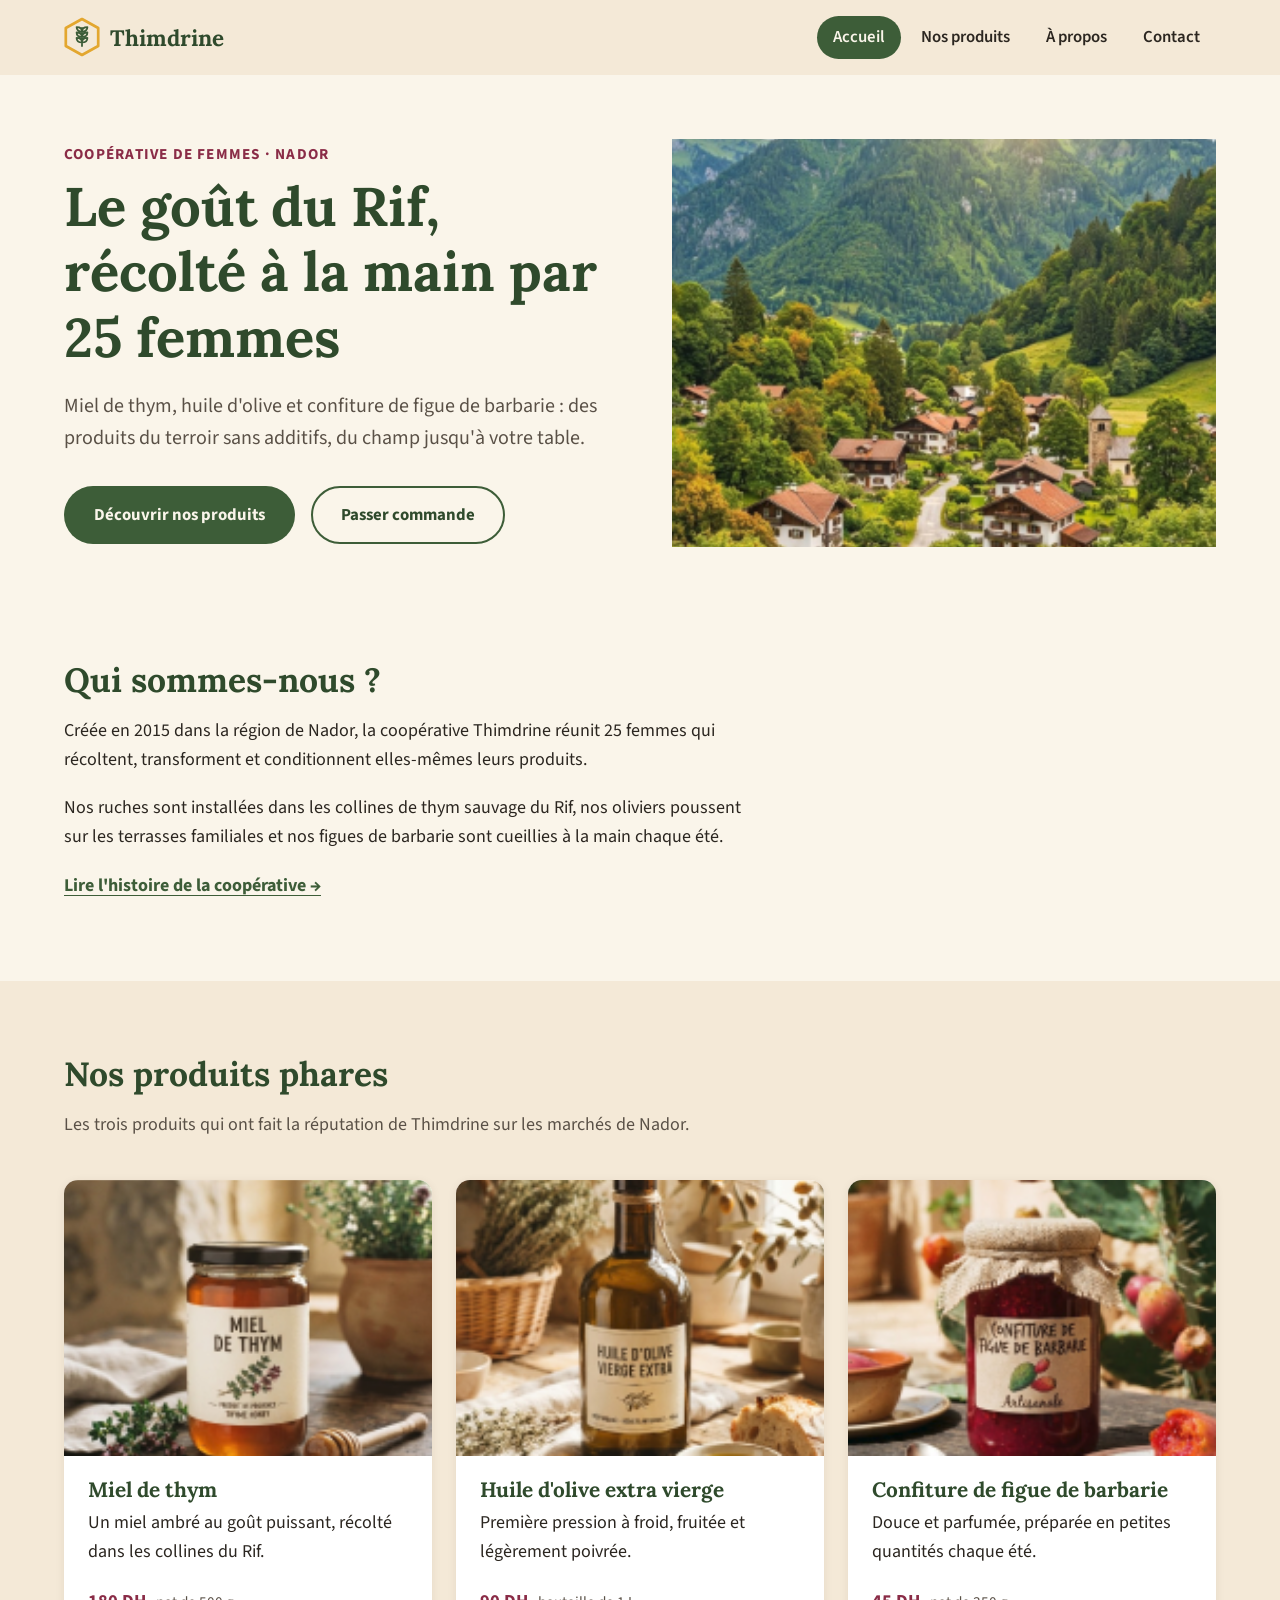
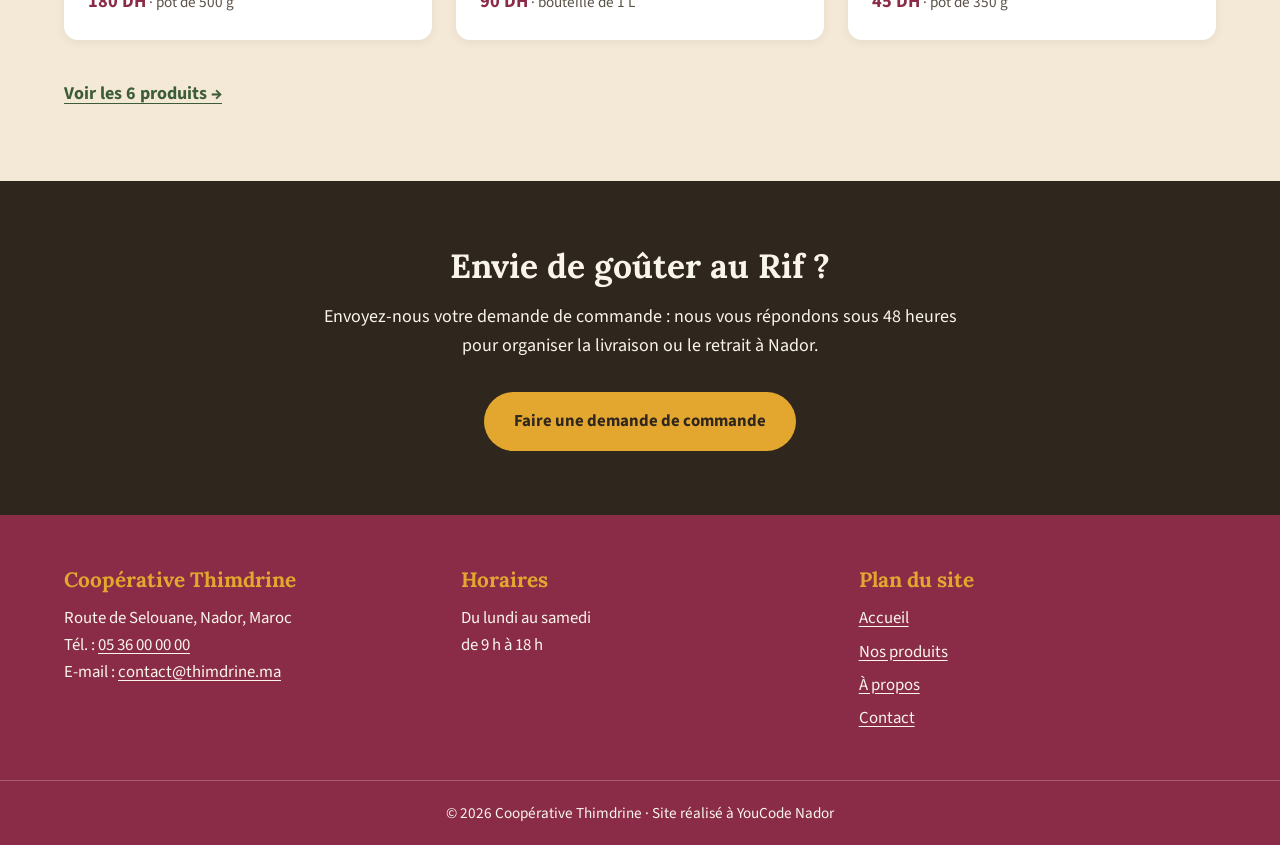
<file: index.html>
<!DOCTYPE html>
<html lang="fr">
<head>
  <meta charset="UTF-8">
  <meta name="viewport" content="width=device-width, initial-scale=1">
  <title>Thimdrine : coopérative de femmes du Rif, Nador</title>
  <meta name="description" content="Miel de thym, huile d'olive et confiture de figue de barbarie : les produits du terroir de la coopérative Thimdrine, récoltés à la main par 25 femmes du Rif.">

  <link rel="preconnect" href="https://fonts.googleapis.com">
  <link rel="preconnect" href="https://fonts.gstatic.com" crossorigin>
  <link href="https://fonts.googleapis.com/css2?family=Lora:wght@500;600;700&family=Source+Sans+3:wght@400;600;700&display=swap" rel="stylesheet">
  <link rel="stylesheet" href="style.css">
</head>
<body>

  <!-- ========== EN-TÊTE ========== -->
  <header class="entete">
    <div class="conteneur entete__contenu">
      <a class="logo" href="index.html" aria-label="Thimdrine, retour à l'accueil">
        <svg class="logo__icone" viewBox="0 0 40 44" width="36" height="40" aria-hidden="true">
          <polygon points="20,2 38,12 38,32 20,42 2,32 2,12" fill="none" stroke="#e3a72f" stroke-width="3" stroke-linejoin="round"/>
          <path d="M20 12v20M20 16c-4 0-6-2-6-5 4 0 6 2 6 5zm0 0c4 0 6-2 6-5-4 0-6 2-6 5zm0 6c-4 0-6-2-6-5 4 0 6 2 6 5zm0 0c4 0 6-2 6-5-4 0-6 2-6 5zm0 6c-4 0-6-2-6-5 4 0 6 2 6 5zm0 0c4 0 6-2 6-5-4 0-6 2-6 5z" fill="none" stroke="#3d5d38" stroke-width="2" stroke-linecap="round" stroke-linejoin="round"/>
        </svg>
        <span class="logo__nom">Thimdrine</span>
      </a>

      <nav class="navigation" aria-label="Navigation principale">
        <ul class="navigation__liste">
          <li><a class="navigation__lien navigation__lien--actif" href="index.html" aria-current="page">Accueil</a></li>
          <li><a class="navigation__lien" href="produits.html">Nos produits</a></li>
          <li><a class="navigation__lien" href="a-propos.html">À propos</a></li>
          <li><a class="navigation__lien" href="contact.html">Contact</a></li>
        </ul>
      </nav>
    </div>
  </header>

  <main>

    <!-- ========== HERO ========== -->
    <section class="hero">
      <div class="conteneur hero__contenu">
        <div class="hero__texte">
          <p class="surtitre">Coopérative de femmes · Nador</p>
          <h1 class="hero__titre">Le goût du Rif, récolté à la main par 25 femmes</h1>
          <p class="hero__intro">Miel de thym, huile d'olive et confiture de figue de barbarie : des produits du terroir sans additifs, du champ jusqu'à votre table.</p>
          <div class="hero__boutons">
            <a class="bouton bouton--plein" href="produits.html">Découvrir nos produits</a>
            <a class="bouton bouton--contour" href="contact.html">Passer commande</a>
          </div>
        </div>
        <img class="hero__image" src="images/chjr.png" alt="Village de montagne entouré de forêts dans le Rif" width="600" height="450">
      </div>
    </section>

    <!-- ========== QUI SOMMES-NOUS ? ========== -->
    <section class="presentation" id="a-propos">
      <div class="conteneur">
        <h2 class="titre-section">Qui sommes-nous ?</h2>
        <div class="presentation__texte">
          <p>Créée en 2015 dans la région de Nador, la coopérative Thimdrine réunit 25 femmes qui récoltent, transforment et conditionnent elles-mêmes leurs produits.</p>
          <p>Nos ruches sont installées dans les collines de thym sauvage du Rif, nos oliviers poussent sur les terrasses familiales et nos figues de barbarie sont cueillies à la main chaque été.</p>
          <a class="lien-fleche" href="a-propos.html">Lire l'histoire de la coopérative →</a>
        </div>
      </div>
    </section>

    <!-- ========== NOS PRODUITS PHARES ========== -->
    <section class="produits" id="produits">
      <div class="conteneur">
        <h2 class="titre-section">Nos produits phares</h2>
        <p class="produits__intro">Les trois produits qui ont fait la réputation de Thimdrine sur les marchés de Nador.</p>

        <ul class="produits__grille">
          <li>
            <article class="carte">
              <img class="carte__image" src="images/l3sl7or.png" alt="Pot de miel de thym posé près d'un bouquet de thym" width="400" height="300" loading="lazy">
              <div class="carte__corps">
                <h3 class="carte__titre">Miel de thym</h3>
                <p class="carte__texte">Un miel ambré au goût puissant, récolté dans les collines du Rif.</p>
                <p class="carte__prix"><strong>180 DH</strong> <span>· pot de 500 g</span></p>
              </div>
            </article>
          </li>
          <li>
            <article class="carte">
              <img class="carte__image" src="images/zitl3od.png" alt="Bouteille d'huile d'olive vierge extra et pain sur une table en bois" width="400" height="300" loading="lazy">
              <div class="carte__corps">
                <h3 class="carte__titre">Huile d'olive extra vierge</h3>
                <p class="carte__texte">Première pression à froid, fruitée et légèrement poivrée.</p>
                <p class="carte__prix"><strong>90 DH</strong> <span>· bouteille de 1 L</span></p>
              </div>
            </article>
          </li>
          <li>
            <article class="carte">
              <img class="carte__image" src="images/confiture.png" alt="Pot de confiture de figue de barbarie devant des figues fraîches" width="400" height="300" loading="lazy">
              <div class="carte__corps">
                <h3 class="carte__titre">Confiture de figue de barbarie</h3>
                <p class="carte__texte">Douce et parfumée, préparée en petites quantités chaque été.</p>
                <p class="carte__prix"><strong>45 DH</strong> <span>· pot de 350 g</span></p>
              </div>
            </article>
          </li>
        </ul>

        <a class="lien-fleche" href="produits.html">Voir les 6 produits →</a>
      </div>
    </section>

    <!-- ========== APPEL À L'ACTION ========== -->
    <section class="appel">
      <div class="conteneur appel__contenu">
        <h2 class="appel__titre">Envie de goûter au Rif ?</h2>
        <p class="appel__texte">Envoyez-nous votre demande de commande : nous vous répondons sous 48 heures pour organiser la livraison ou le retrait à Nador.</p>
        <a class="bouton bouton--miel" href="contact.html">Faire une demande de commande</a>
      </div>
    </section>

  </main>

  <!-- ========== PIED DE PAGE ========== -->
  <footer class="pied">
    <div class="conteneur pied__grille">
      <div class="pied__bloc">
        <h2 class="pied__titre">Coopérative Thimdrine</h2>
        <address class="pied__adresse">
          Route de Selouane, Nador, Maroc<br>
          Tél. : <a href="tel:+212536000000">05 36 00 00 00</a><br>
          E-mail : <a href="mailto:contact@thimdrine.ma">contact@thimdrine.ma</a>
        </address>
      </div>

      <div class="pied__bloc">
        <h2 class="pied__titre">Horaires</h2>
        <p>Du lundi au samedi<br>de 9 h à 18 h</p>
      </div>

      <nav class="pied__bloc" aria-label="Plan du site">
        <h2 class="pied__titre">Plan du site</h2>
        <ul class="pied__liens">
          <li><a href="index.html">Accueil</a></li>
          <li><a href="produits.html">Nos produits</a></li>
          <li><a href="a-propos.html">À propos</a></li>
          <li><a href="contact.html">Contact</a></li>
        </ul>
      </nav>
    </div>

    <p class="pied__copyright">© 2026 Coopérative Thimdrine · Site réalisé à YouCode Nador</p>
  </footer>

</body>
</html>
</file>
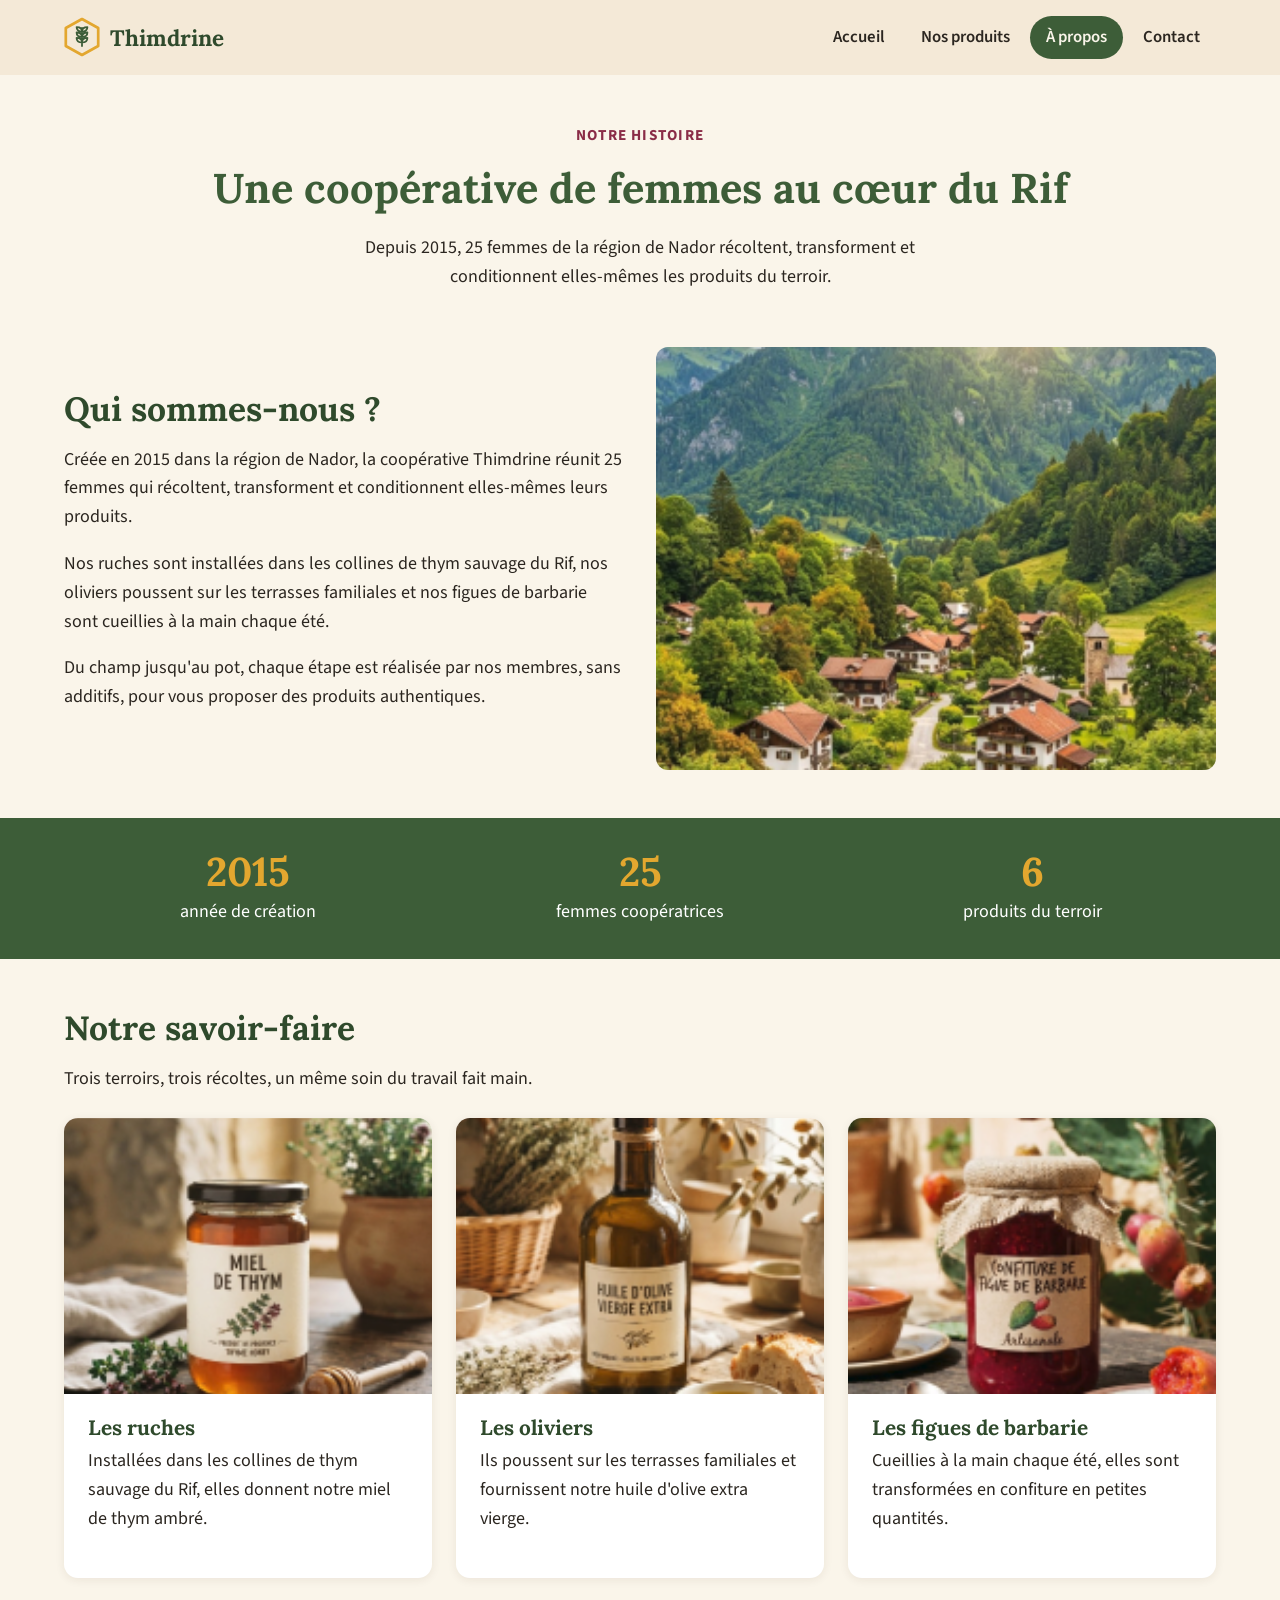
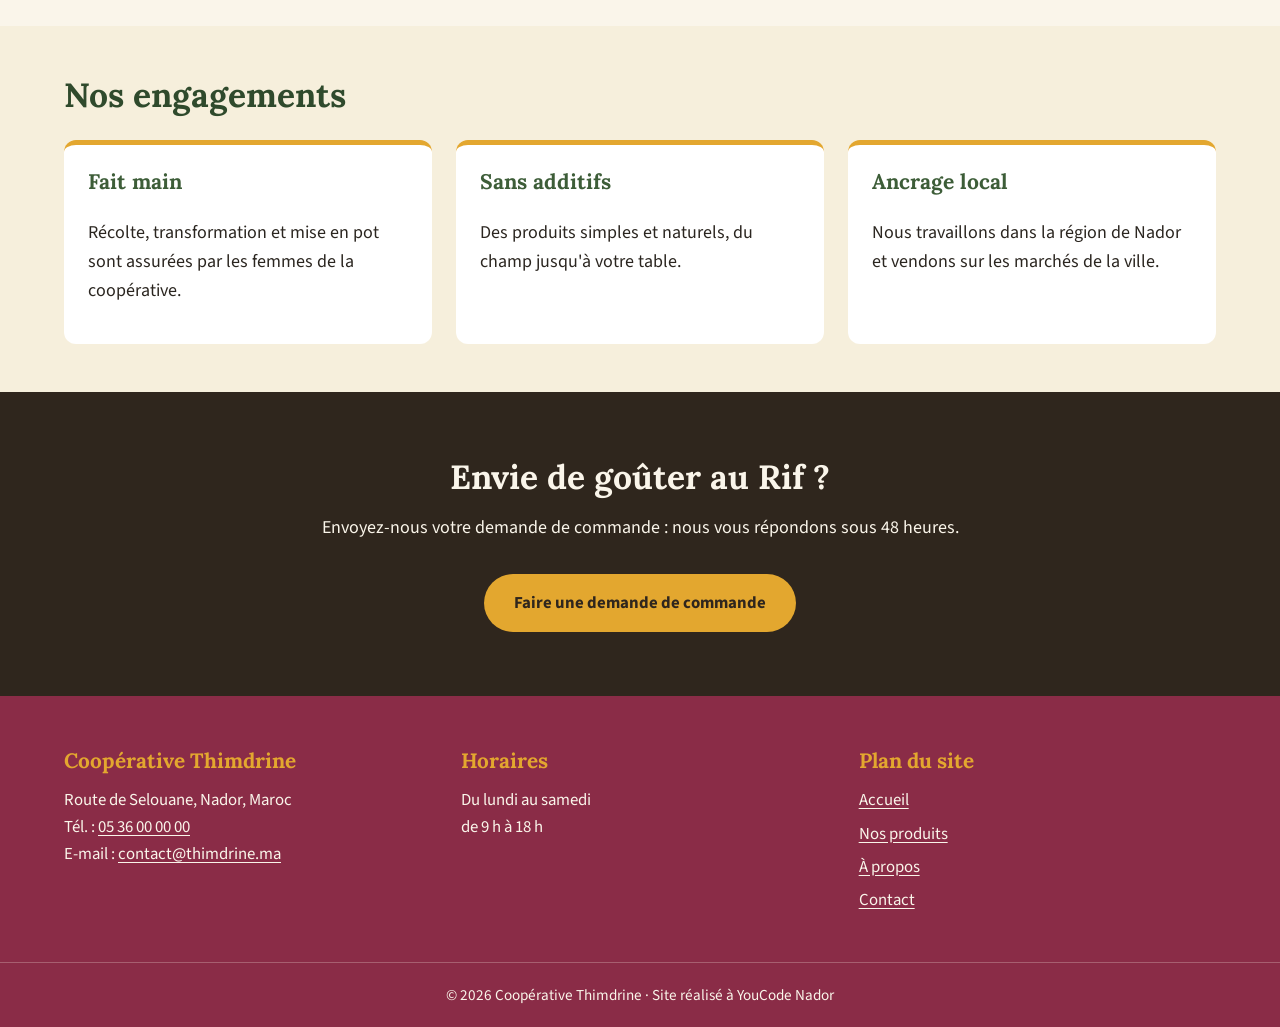
<file: a-propos.html>
<!DOCTYPE html>
<html lang="fr">
<head>
  <meta charset="UTF-8">
  <meta name="viewport" content="width=device-width, initial-scale=1">
  <title>À propos : coopérative Thimdrine, Nador</title>
  <meta name="description" content="Créée en 2015 près de Nador, la coopérative Thimdrine réunit 25 femmes qui récoltent, transforment et conditionnent elles-mêmes miel, huile d'olive et confiture du Rif.">

  <link rel="preconnect" href="https://fonts.googleapis.com">
  <link rel="preconnect" href="https://fonts.gstatic.com" crossorigin>
  <link href="https://fonts.googleapis.com/css2?family=Lora:wght@500;600;700&family=Source+Sans+3:wght@400;600;700&display=swap" rel="stylesheet">
  <link rel="stylesheet" href="style.css">
  <link rel="stylesheet" href="a-propos.css">
</head>
<body>

  <!-- ========== EN-TÊTE ========== -->
  <header class="entete">
    <div class="conteneur entete__contenu">
      <a class="logo" href="index.html" aria-label="Thimdrine, retour à l'accueil">
        <svg class="logo__icone" viewBox="0 0 40 44" width="36" height="40" aria-hidden="true">
          <polygon points="20,2 38,12 38,32 20,42 2,32 2,12" fill="none" stroke="#e3a72f" stroke-width="3" stroke-linejoin="round"/>
          <path d="M20 12v20M20 16c-4 0-6-2-6-5 4 0 6 2 6 5zm0 0c4 0 6-2 6-5-4 0-6 2-6 5zm0 6c-4 0-6-2-6-5 4 0 6 2 6 5zm0 0c4 0 6-2 6-5-4 0-6 2-6 5zm0 6c-4 0-6-2-6-5 4 0 6 2 6 5zm0 0c4 0 6-2 6-5-4 0-6 2-6 5z" fill="none" stroke="#3d5d38" stroke-width="2" stroke-linecap="round" stroke-linejoin="round"/>
        </svg>
        <span class="logo__nom">Thimdrine</span>
      </a>

      <nav class="navigation" aria-label="Navigation principale">
        <ul class="navigation__liste">
          <li><a class="navigation__lien" href="index.html">Accueil</a></li>
          <li><a class="navigation__lien" href="produits.html">Nos produits</a></li>
          <li><a class="navigation__lien navigation__lien--actif" href="a-propos.html" aria-current="page">À propos</a></li>
          <li><a class="navigation__lien" href="contact.html">Contact</a></li>
        </ul>
      </nav>
    </div>
  </header>

  <main>

    <!-- ========== TITRE DE LA PAGE ========== -->
    <section class="page-titre">
      <div class="conteneur">
        <p class="surtitre">Notre histoire</p>
        <h1 class="page-titre__titre">Une coopérative de femmes au cœur du Rif</h1>
        <p class="page-titre__intro">Depuis 2015, 25 femmes de la région de Nador récoltent, transforment et conditionnent elles-mêmes les produits du terroir.</p>
      </div>
    </section>

    <!-- ========== HISTOIRE ========== -->
    <section class="histoire">
      <div class="conteneur histoire__grille">
        <div class="histoire__texte">
          <h2 class="titre-section">Qui sommes-nous ?</h2>
          <p>Créée en 2015 dans la région de Nador, la coopérative Thimdrine réunit 25 femmes qui récoltent, transforment et conditionnent elles-mêmes leurs produits.</p>
          <p>Nos ruches sont installées dans les collines de thym sauvage du Rif, nos oliviers poussent sur les terrasses familiales et nos figues de barbarie sont cueillies à la main chaque été.</p>
          <p>Du champ jusqu'au pot, chaque étape est réalisée par nos membres, sans additifs, pour vous proposer des produits authentiques.</p>
        </div>
        <img class="histoire__image" src="images/chjr.png" alt="Village de montagne entouré de forêts dans le Rif" width="600" height="450" loading="lazy">
      </div>
    </section>

    <!-- ========== CHIFFRES ========== -->
    <section class="chiffres" aria-label="La coopérative en chiffres">
      <div class="conteneur">
        <ul class="chiffres__liste">
          <li class="chiffres__item">
            <span class="chiffres__nombre">2015</span>
            <span class="chiffres__legende">année de création</span>
          </li>
          <li class="chiffres__item">
            <span class="chiffres__nombre">25</span>
            <span class="chiffres__legende">femmes coopératrices</span>
          </li>
          <li class="chiffres__item">
            <span class="chiffres__nombre">6</span>
            <span class="chiffres__legende">produits du terroir</span>
          </li>
        </ul>
      </div>
    </section>

    <!-- ========== SAVOIR-FAIRE ========== -->
    <section class="savoir-faire">
      <div class="conteneur">
        <h2 class="titre-section">Notre savoir-faire</h2>
        <p class="savoir-faire__intro">Trois terroirs, trois récoltes, un même soin du travail fait main.</p>

        <ul class="savoir-faire__grille">
          <li>
            <article class="carte">
              <img class="carte__image" src="images/l3sl7or.png" alt="Pot de miel de thym posé près d'un bouquet de thym" width="400" height="300" loading="lazy">
              <div class="carte__corps">
                <h3 class="carte__titre">Les ruches</h3>
                <p class="carte__texte">Installées dans les collines de thym sauvage du Rif, elles donnent notre miel de thym ambré.</p>
              </div>
            </article>
          </li>
          <li>
            <article class="carte">
              <img class="carte__image" src="images/zitl3od.png" alt="Bouteille d'huile d'olive vierge extra et pain sur une table en bois" width="400" height="300" loading="lazy">
              <div class="carte__corps">
                <h3 class="carte__titre">Les oliviers</h3>
                <p class="carte__texte">Ils poussent sur les terrasses familiales et fournissent notre huile d'olive extra vierge.</p>
              </div>
            </article>
          </li>
          <li>
            <article class="carte">
              <img class="carte__image" src="images/confiture.png" alt="Pot de confiture de figue de barbarie devant des figues fraîches" width="400" height="300" loading="lazy">
              <div class="carte__corps">
                <h3 class="carte__titre">Les figues de barbarie</h3>
                <p class="carte__texte">Cueillies à la main chaque été, elles sont transformées en confiture en petites quantités.</p>
              </div>
            </article>
          </li>
        </ul>
      </div>
    </section>

    <!-- ========== VALEURS ========== -->
    <section class="valeurs">
      <div class="conteneur">
        <h2 class="titre-section">Nos engagements</h2>
        <ul class="valeurs__liste">
          <li class="valeurs__item">
            <h3 class="valeurs__titre">Fait main</h3>
            <p>Récolte, transformation et mise en pot sont assurées par les femmes de la coopérative.</p>
          </li>
          <li class="valeurs__item">
            <h3 class="valeurs__titre">Sans additifs</h3>
            <p>Des produits simples et naturels, du champ jusqu'à votre table.</p>
          </li>
          <li class="valeurs__item">
            <h3 class="valeurs__titre">Ancrage local</h3>
            <p>Nous travaillons dans la région de Nador et vendons sur les marchés de la ville.</p>
          </li>
        </ul>
      </div>
    </section>

    <!-- ========== APPEL À L'ACTION ========== -->
    <section class="appel">
      <div class="conteneur appel__contenu">
        <h2 class="appel__titre">Envie de goûter au Rif ?</h2>
        <p class="appel__texte">Envoyez-nous votre demande de commande : nous vous répondons sous 48 heures.</p>
        <a class="bouton bouton--miel" href="contact.html">Faire une demande de commande</a>
      </div>
    </section>

  </main>

  <!-- ========== PIED DE PAGE ========== -->
  <footer class="pied">
    <div class="conteneur pied__grille">
      <div class="pied__bloc">
        <h2 class="pied__titre">Coopérative Thimdrine</h2>
        <address class="pied__adresse">
          Route de Selouane, Nador, Maroc<br>
          Tél. : <a href="tel:+212536000000">05 36 00 00 00</a><br>
          E-mail : <a href="mailto:contact@thimdrine.ma">contact@thimdrine.ma</a>
        </address>
      </div>

      <div class="pied__bloc">
        <h2 class="pied__titre">Horaires</h2>
        <p>Du lundi au samedi<br>de 9 h à 18 h</p>
      </div>

      <nav class="pied__bloc" aria-label="Plan du site">
        <h2 class="pied__titre">Plan du site</h2>
        <ul class="pied__liens">
          <li><a href="index.html">Accueil</a></li>
          <li><a href="produits.html">Nos produits</a></li>
          <li><a href="a-propos.html">À propos</a></li>
          <li><a href="contact.html">Contact</a></li>
        </ul>
      </nav>
    </div>

    <p class="pied__copyright">© 2026 Coopérative Thimdrine · Site réalisé à YouCode Nador</p>
  </footer>

</body>
</html>
</file>
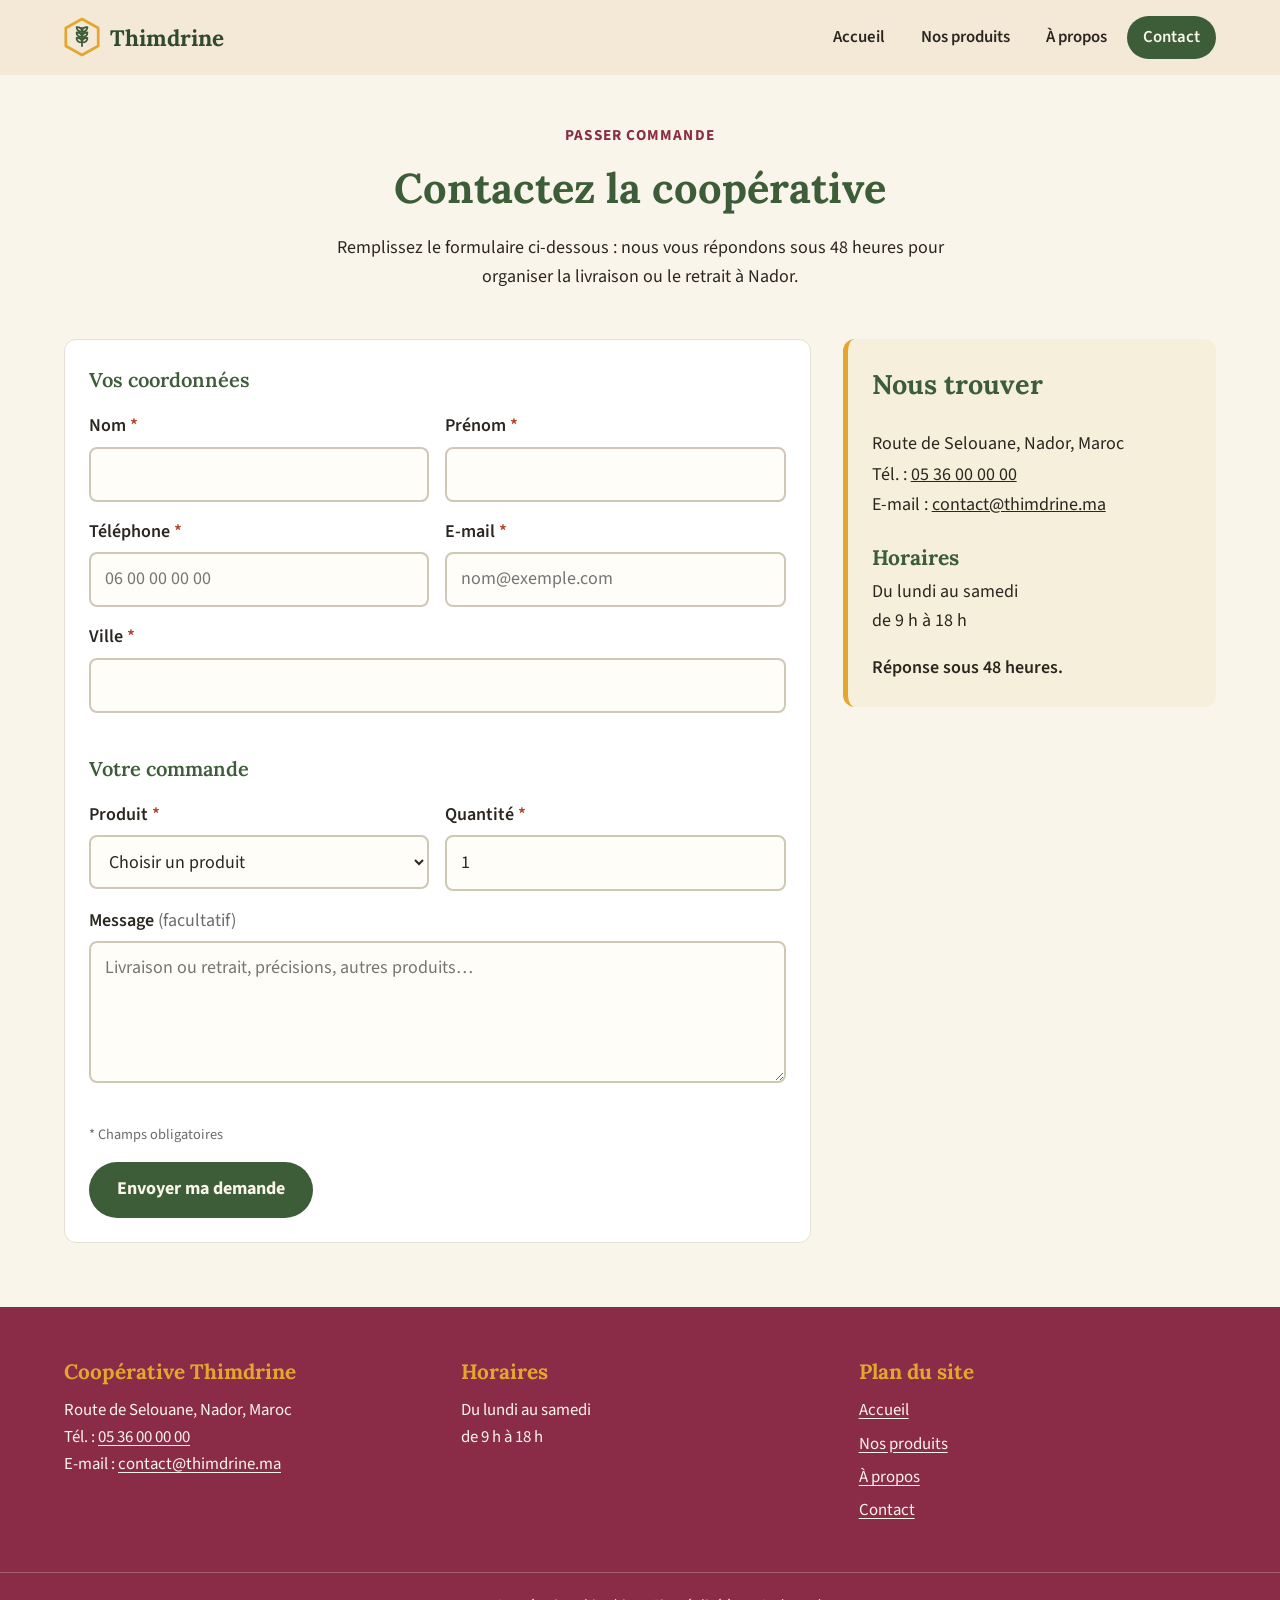
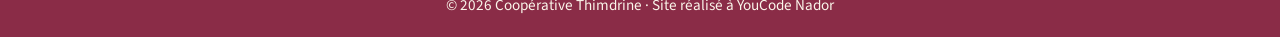
<file: contact.html>
<!DOCTYPE html>
<html lang="fr">
<head>
  <meta charset="UTF-8">
  <meta name="viewport" content="width=device-width, initial-scale=1">
  <title>Contact et commande : Thimdrine</title>
  <meta name="description" content="Envoyez votre demande de commande à la coopérative Thimdrine : miel de thym, huile d'olive, confiture de figue de barbarie. Réponse sous 48 heures.">

  <link rel="preconnect" href="https://fonts.googleapis.com">
  <link rel="preconnect" href="https://fonts.gstatic.com" crossorigin>
  <link href="https://fonts.googleapis.com/css2?family=Lora:wght@500;600;700&family=Source+Sans+3:wght@400;600;700&display=swap" rel="stylesheet">
  <link rel="stylesheet" href="style.css">
  <link rel="stylesheet" href="contact.css">
</head>
<body>

  <!-- ========== EN-TÊTE ========== -->
  <header class="entete">
    <div class="conteneur entete__contenu">
      <a class="logo" href="index.html" aria-label="Thimdrine, retour à l'accueil">
        <svg class="logo__icone" viewBox="0 0 40 44" width="36" height="40" aria-hidden="true">
          <polygon points="20,2 38,12 38,32 20,42 2,32 2,12" fill="none" stroke="#e3a72f" stroke-width="3" stroke-linejoin="round"/>
          <path d="M20 12v20M20 16c-4 0-6-2-6-5 4 0 6 2 6 5zm0 0c4 0 6-2 6-5-4 0-6 2-6 5zm0 6c-4 0-6-2-6-5 4 0 6 2 6 5zm0 0c4 0 6-2 6-5-4 0-6 2-6 5zm0 6c-4 0-6-2-6-5 4 0 6 2 6 5zm0 0c4 0 6-2 6-5-4 0-6 2-6 5z" fill="none" stroke="#3d5d38" stroke-width="2" stroke-linecap="round" stroke-linejoin="round"/>
        </svg>
        <span class="logo__nom">Thimdrine</span>
      </a>

      <nav class="navigation" aria-label="Navigation principale">
        <ul class="navigation__liste">
          <li><a class="navigation__lien" href="index.html">Accueil</a></li>
          <li><a class="navigation__lien" href="produits.html">Nos produits</a></li>
          <li><a class="navigation__lien" href="a-propos.html">À propos</a></li>
          <li><a class="navigation__lien navigation__lien--actif" href="contact.html" aria-current="page">Contact</a></li>
        </ul>
      </nav>
    </div>
  </header>

  <main>

    <!-- ========== TITRE DE LA PAGE ========== -->
    <section class="page-titre">
      <div class="conteneur">
        <p class="surtitre">Passer commande</p>
        <h1 class="page-titre__titre">Contactez la coopérative</h1>
        <p class="page-titre__intro">Remplissez le formulaire ci-dessous : nous vous répondons sous 48 heures pour organiser la livraison ou le retrait à Nador.</p>
      </div>
    </section>

    <!-- ========== FORMULAIRE ========== -->
    <section class="commande">
      <div class="conteneur commande__grille">

        <form class="formulaire" action="mailto:contact@thimdrine.ma" method="post" enctype="text/plain">

          <fieldset class="formulaire__groupe">
            <legend class="formulaire__legende">Vos coordonnées</legend>

            <div class="formulaire__ligne">
              <div class="champ">
                <label class="champ__label" for="nom">Nom <span class="champ__requis" aria-hidden="true">*</span></label>
                <input class="champ__saisie" type="text" id="nom" name="nom" autocomplete="family-name" required>
              </div>
              <div class="champ">
                <label class="champ__label" for="prenom">Prénom <span class="champ__requis" aria-hidden="true">*</span></label>
                <input class="champ__saisie" type="text" id="prenom" name="prenom" autocomplete="given-name" required>
              </div>
            </div>

            <div class="formulaire__ligne">
              <div class="champ">
                <label class="champ__label" for="telephone">Téléphone <span class="champ__requis" aria-hidden="true">*</span></label>
                <input class="champ__saisie" type="tel" id="telephone" name="telephone" autocomplete="tel" inputmode="tel" placeholder="06 00 00 00 00" pattern="[0-9+\s]{9,16}" required>
              </div>
              <div class="champ">
                <label class="champ__label" for="email">E-mail <span class="champ__requis" aria-hidden="true">*</span></label>
                <input class="champ__saisie" type="email" id="email" name="email" autocomplete="email" placeholder="nom@exemple.com" required>
              </div>
            </div>

            <div class="champ">
              <label class="champ__label" for="ville">Ville <span class="champ__requis" aria-hidden="true">*</span></label>
              <input class="champ__saisie" type="text" id="ville" name="ville" autocomplete="address-level2" required>
            </div>
          </fieldset>

          <fieldset class="formulaire__groupe">
            <legend class="formulaire__legende">Votre commande</legend>

            <div class="formulaire__ligne">
              <div class="champ">
                <label class="champ__label" for="produit">Produit <span class="champ__requis" aria-hidden="true">*</span></label>
                <select class="champ__saisie" id="produit" name="produit" required>
                  <option value="" selected disabled>Choisir un produit</option>
                  <option value="miel-thym">Miel de thym (180 DH, 500 g)</option>
                  <option value="huile-olive">Huile d'olive extra vierge (90 DH, 1 L)</option>
                  <option value="confiture-figue">Confiture de figue de barbarie (45 DH, 350 g)</option>
                  <option value="Amlou-noix">Amlou de noix(120 DH,250 g)</option>
                  <option value="beurre">beurre Beldi(45DH, 250g)</option>
                  <option value="olives">Olives(25DH, 250g)</option>
                  <!-- Ajoute ici les 3 autres produits de produits.html -->
                </select>
              </div>
              <div class="champ champ--court">
                <label class="champ__label" for="quantite">Quantité <span class="champ__requis" aria-hidden="true">*</span></label>
                <input class="champ__saisie" type="number" id="quantite" name="quantite" min="1" max="50" value="1" required>
              </div>
            </div>

            <div class="champ">
              <label class="champ__label" for="message">Message <span class="champ__option">(facultatif)</span></label>
              <textarea class="champ__saisie champ__saisie--zone" id="message" name="message" rows="4" placeholder="Livraison ou retrait, précisions, autres produits…"></textarea>
            </div>
          </fieldset>

          <p class="formulaire__note"><span aria-hidden="true">*</span> Champs obligatoires</p>
          <button class="bouton bouton--plein formulaire__bouton" type="submit">Envoyer ma demande</button>
        </form>

        <!-- ========== INFOS PRATIQUES ========== -->
        <aside class="infos" aria-label="Informations pratiques">
          <h2 class="infos__titre">Nous trouver</h2>
          <address class="infos__adresse">
            Route de Selouane, Nador, Maroc<br>
            Tél. : <a href="tel:+212536000000">05 36 00 00 00</a><br>
            E-mail : <a href="mailto:contact@thimdrine.ma">contact@thimdrine.ma</a>
          </address>
          <h3 class="infos__sous-titre">Horaires</h3>
          <p>Du lundi au samedi<br>de 9 h à 18 h</p>
          <p class="infos__delai">Réponse sous 48 heures.</p>
        </aside>

      </div>
    </section>

  </main>

  <!-- ========== PIED DE PAGE ========== -->
  <footer class="pied">
    <div class="conteneur pied__grille">
      <div class="pied__bloc">
        <h2 class="pied__titre">Coopérative Thimdrine</h2>
        <address class="pied__adresse">
          Route de Selouane, Nador, Maroc<br>
          Tél. : <a href="tel:+212536000000">05 36 00 00 00</a><br>
          E-mail : <a href="mailto:contact@thimdrine.ma">contact@thimdrine.ma</a>
        </address>
      </div>

      <div class="pied__bloc">
        <h2 class="pied__titre">Horaires</h2>
        <p>Du lundi au samedi<br>de 9 h à 18 h</p>
      </div>

      <nav class="pied__bloc" aria-label="Plan du site">
        <h2 class="pied__titre">Plan du site</h2>
        <ul class="pied__liens">
          <li><a href="index.html">Accueil</a></li>
          <li><a href="produits.html">Nos produits</a></li>
          <li><a href="a-propos.html">À propos</a></li>
          <li><a href="contact.html">Contact</a></li>
        </ul>
      </nav>
    </div>

    <p class="pied__copyright">© 2026 Coopérative Thimdrine · Site réalisé à YouCode Nador</p>
  </footer>

</body>
</html>
</file>
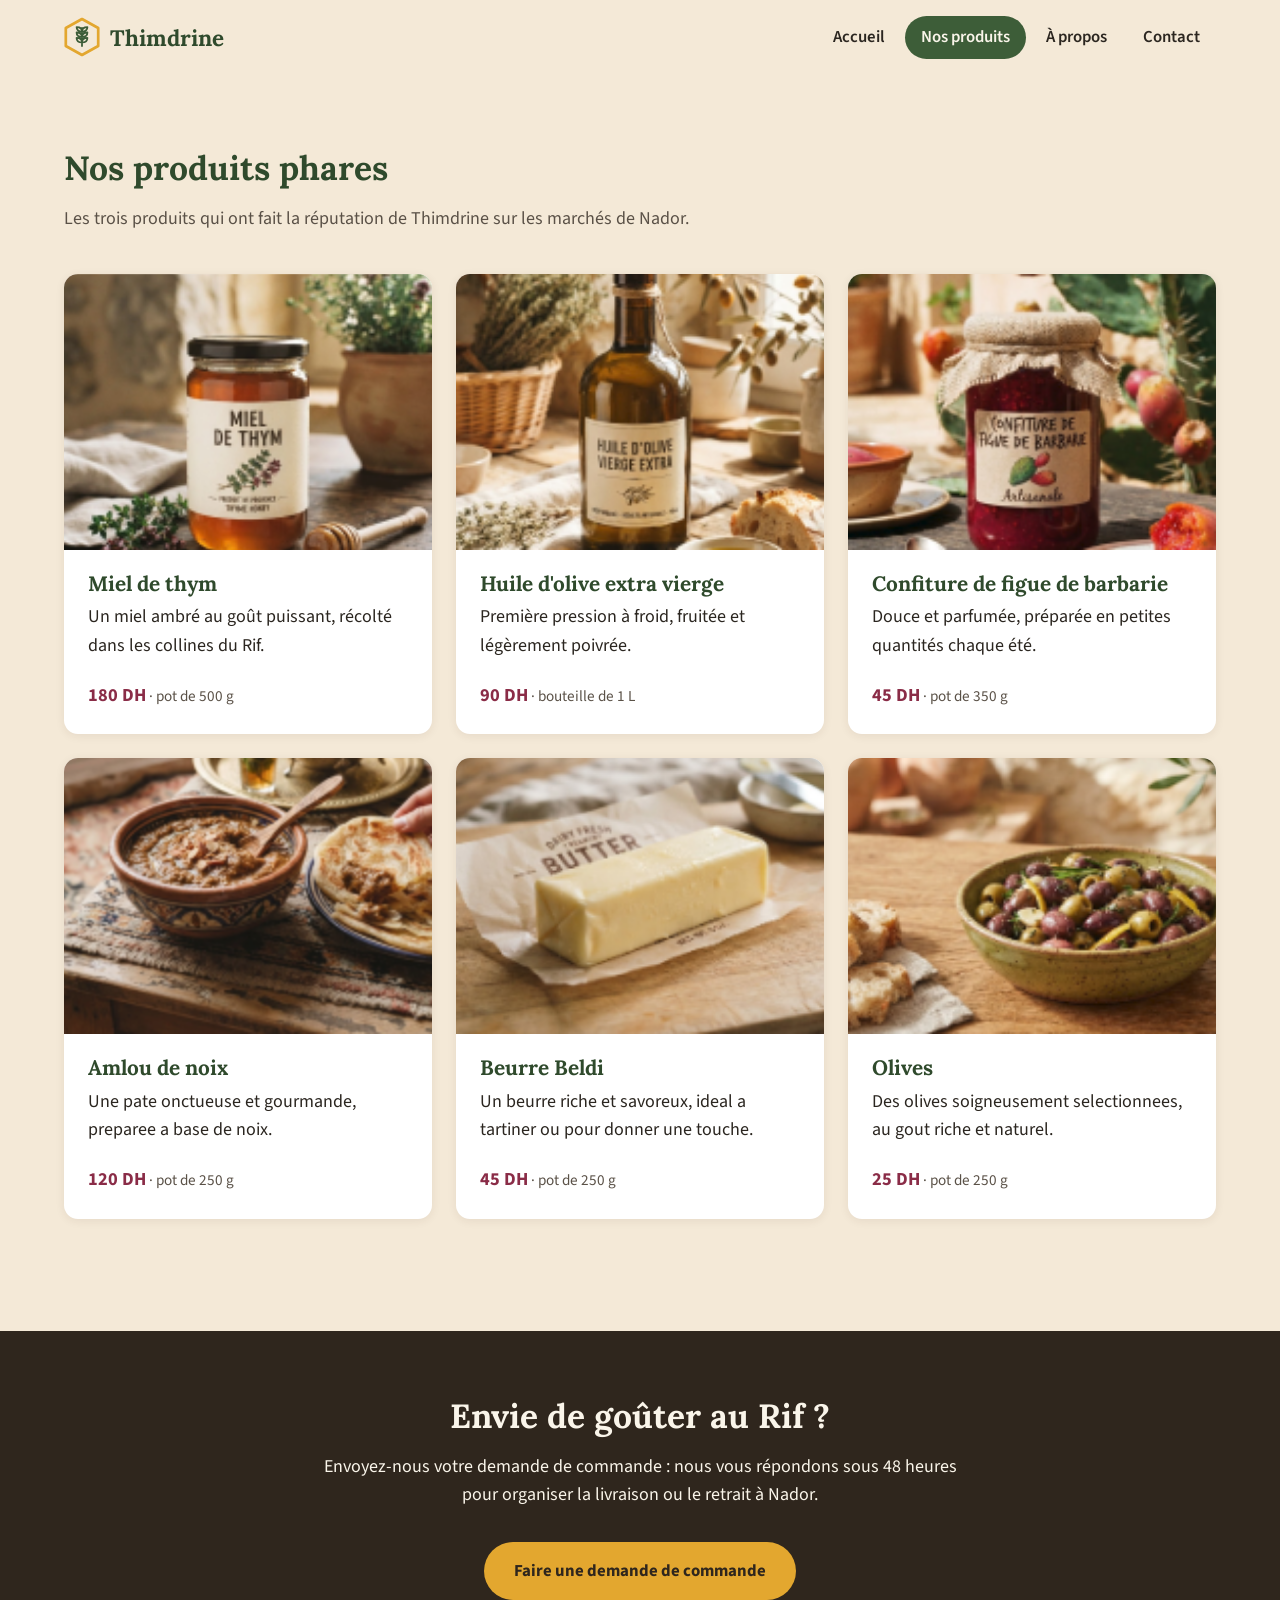
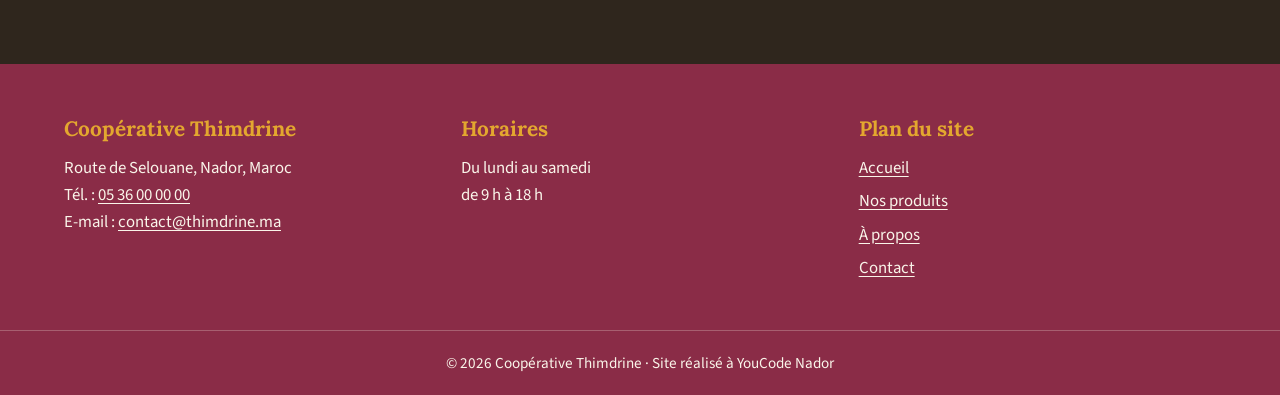
<file: produits.html>
<!DOCTYPE html>
<html lang="fr">
<head>
  <meta charset="UTF-8">
  <meta name="viewport" content="width=device-width, initial-scale=1">
  <title>Thimdrine : coopérative de femmes du Rif, Nador</title>
  <meta name="description" content="Miel de thym, huile d'olive et confiture de figue de barbarie : les produits du terroir de la coopérative Thimdrine, récoltés à la main par 25 femmes du Rif.">

  <link rel="preconnect" href="https://fonts.googleapis.com">
  <link rel="preconnect" href="https://fonts.gstatic.com" crossorigin>
  <link href="https://fonts.googleapis.com/css2?family=Lora:wght@500;600;700&family=Source+Sans+3:wght@400;600;700&display=swap" rel="stylesheet">
  <link rel="stylesheet" href="style.css">
</head>
<body>

  <!-- ========== EN-TÊTE ========== -->
  <header class="entete">
    <div class="conteneur entete__contenu">
      <a class="logo" href="index.html" aria-label="Thimdrine, retour à l'accueil">
        <svg class="logo__icone" viewBox="0 0 40 44" width="36" height="40" aria-hidden="true">
          <polygon points="20,2 38,12 38,32 20,42 2,32 2,12" fill="none" stroke="#e3a72f" stroke-width="3" stroke-linejoin="round"/>
          <path d="M20 12v20M20 16c-4 0-6-2-6-5 4 0 6 2 6 5zm0 0c4 0 6-2 6-5-4 0-6 2-6 5zm0 6c-4 0-6-2-6-5 4 0 6 2 6 5zm0 0c4 0 6-2 6-5-4 0-6 2-6 5zm0 6c-4 0-6-2-6-5 4 0 6 2 6 5zm0 0c4 0 6-2 6-5-4 0-6 2-6 5z" fill="none" stroke="#3d5d38" stroke-width="2" stroke-linecap="round" stroke-linejoin="round"/>
        </svg>
        <span class="logo__nom">Thimdrine</span>
      </a>

      <nav class="navigation" aria-label="Navigation principale">
        <ul class="navigation__liste">
          <li><a class="navigation__lien"  href="index.html" aria-current="page">Accueil</a></li>
          <li><a class="navigation__lien navigation__lien--actif" href="produits.html">Nos produits</a></li>
          <li><a class="navigation__lien" href="a-propos.html">À propos</a></li>
          <li><a class="navigation__lien" href="contact.html">Contact</a></li>
        </ul>
      </nav>
    </div>
  </header>


    <!-- ========== NOS PRODUITS PHARES ========== -->
    <section class="produits" id="produits">
      <div class="conteneur">
        <h2 class="titre-section">Nos produits phares</h2>
        <p class="produits__intro">Les trois produits qui ont fait la réputation de Thimdrine sur les marchés de Nador.</p>

        <ul class="produits__grille">
          <li>
            <article class="carte">
              <img class="carte__image" src="images/l3sl7or.png" alt="Pot de miel de thym posé près d'un bouquet de thym" width="400" height="300" loading="lazy">
              <div class="carte__corps">
                <h3 class="carte__titre">Miel de thym</h3>
                <p class="carte__texte">Un miel ambré au goût puissant, récolté dans les collines du Rif.</p>
                <p class="carte__prix"><strong>180 DH</strong> <span>· pot de 500 g</span></p>
              </div>
            </article>
          </li>
          <li>
            <article class="carte">
              <img class="carte__image" src="images/zitl3od.png" alt="Bouteille d'huile d'olive vierge extra et pain sur une table en bois" width="400" height="300" loading="lazy">
              <div class="carte__corps">
                <h3 class="carte__titre">Huile d'olive extra vierge</h3>
                <p class="carte__texte">Première pression à froid, fruitée et légèrement poivrée.</p>
                <p class="carte__prix"><strong>90 DH</strong> <span>· bouteille de 1 L</span></p>
              </div>
            </article>
          </li>
          <li>
            <article class="carte">
              <img class="carte__image" src="images/confiture.png" alt="Pot de confiture de figue de barbarie devant des figues fraîches" width="400" height="300" loading="lazy">
              <div class="carte__corps">
                <h3 class="carte__titre">Confiture de figue de barbarie</h3>
                <p class="carte__texte">Douce et parfumée, préparée en petites quantités chaque été.</p>
                <p class="carte__prix"><strong>45 DH</strong> <span>· pot de 350 g</span></p>
              </div>
            </article>
          </li>
          <li>
            <article class="carte">
              <img class="carte__image" src="images/amlou.png" alt="Pot de confiture de figue de barbarie devant des figues fraîches" width="400" height="300" loading="lazy">
              <div class="carte__corps">
                <h3 class="carte__titre">Amlou de noix</h3>
                <p class="carte__texte">Une pate onctueuse et gourmande, preparee a base de noix.</p>
                <p class="carte__prix"><strong>120 DH</strong> <span>· pot de 250 g</span></p>
              </div>
            </article>
          </li>
          <li>
            <article class="carte">
              <img class="carte__image" src="images/butter.png" alt="Pot de confiture de figue de barbarie devant des figues fraîches" width="400" height="300" loading="lazy">
              <div class="carte__corps">
                <h3 class="carte__titre">Beurre Beldi</h3>
                <p class="carte__texte">Un beurre riche et savoreux, ideal a tartiner ou pour donner une touche.</p>
                <p class="carte__prix"><strong>45 DH</strong> <span>· pot de 250 g</span></p>
              </div>
            </article>
          </li>
          <li>
            <article class="carte">
              <img class="carte__image" src="images/olives.png" alt="Pot de confiture de figue de barbarie devant des figues fraîches" width="400" height="300" loading="lazy">
              <div class="carte__corps">
                <h3 class="carte__titre">Olives</h3>
                <p class="carte__texte">Des olives soigneusement selectionnees, au gout riche et naturel.</p>
                <p class="carte__prix"><strong>25 DH</strong> <span>· pot de 250 g</span></p>
              </div>
            </article>
          </li>
        </ul>

        
      </div>
    </section>

    <!-- ========== APPEL À L'ACTION ========== -->
    <section class="appel">
      <div class="conteneur appel__contenu">
        <h2 class="appel__titre">Envie de goûter au Rif ?</h2>
        <p class="appel__texte">Envoyez-nous votre demande de commande : nous vous répondons sous 48 heures pour organiser la livraison ou le retrait à Nador.</p>
        <a class="bouton bouton--miel" href="contact.html">Faire une demande de commande</a>
      </div>
    </section>

  </main>

  <!-- ========== PIED DE PAGE ========== -->
  <footer class="pied">
    <div class="conteneur pied__grille">
      <div class="pied__bloc">
        <h2 class="pied__titre">Coopérative Thimdrine</h2>
        <address class="pied__adresse">
          Route de Selouane, Nador, Maroc<br>
          Tél. : <a href="tel:+212536000000">05 36 00 00 00</a><br>
          E-mail : <a href="mailto:contact@thimdrine.ma">contact@thimdrine.ma</a>
        </address>
      </div>

      <div class="pied__bloc">
        <h2 class="pied__titre">Horaires</h2>
        <p>Du lundi au samedi<br>de 9 h à 18 h</p>
      </div>

      <nav class="pied__bloc" aria-label="Plan du site">
        <h2 class="pied__titre">Plan du site</h2>
        <ul class="pied__liens">
          <li><a href="index.html">Accueil</a></li>
          <li><a href="produits.html">Nos produits</a></li>
          <li><a href="a-propos.html">À propos</a></li>
          <li><a href="contact.html">Contact</a></li>
        </ul>
      </nav>
    </div>

    <p class="pied__copyright">© 2026 Coopérative Thimdrine · Site réalisé à YouCode Nador</p>
  </footer>

</body>
</html>
</file>
<file: style.css>
/* =====================================================
   Thimdrine : feuille de style (accueil)
   Polices : Lora (titres) + Source Sans 3 (texte)
   ===================================================== */

/* ---------- Variables (mini-charte) ---------- */
:root {
  --vert: #3d5d38;
  --vert-fonce: #2f4a2c;
  --miel: #e3a72f;
  --figue: #8a2c47;
  --creme: #faf5ea;
  --sable: #f4e9d7;
  --charbon: #2f261d;
  --texte: #2b2620;
  --texte-doux: #5a5147;
  --blanc: #ffffff;

  --police-titre: "Lora", Georgia, serif;
  --police-texte: "Source Sans 3", "Segoe UI", Arial, sans-serif;

  --largeur-max: 1200px;
  --rayon-carte: 14px;
}

/* ---------- Base ---------- */
*,
*::before,
*::after {
  box-sizing: border-box;
}

html {
  scroll-behavior: smooth;
}

body {
  margin: 0;
  background: var(--creme);
  color: var(--texte);
  font-family: var(--police-texte);
  font-size: 1.125rem;
  line-height: 1.6;
}

img {
  display: block;
  max-width: 100%;
  height: auto;
}

ul {
  margin: 0;
  padding: 0;
  list-style: none;
}

h1, h2, h3, p {
  margin-top: 0;
}

a {
  color: inherit;
}

:focus-visible {
  outline: 3px solid var(--miel);
  outline-offset: 3px;
}

.conteneur {
  width: 100%;
  max-width: var(--largeur-max);
  margin-inline: auto;
  padding-inline: 1.5rem;
}

/* ---------- Boutons ---------- */
.bouton {
  display: inline-block;
  padding: 0.85rem 1.75rem;
  border: 2px solid transparent;
  border-radius: 999px;
  font-family: var(--police-texte);
  font-size: 1.05rem;
  font-weight: 700;
  text-align: center;
  text-decoration: none;
  transition: background-color 0.2s, color 0.2s;
}

.bouton--plein {
  background: var(--vert);
  color: var(--creme);
}

.bouton--plein:hover {
  background: var(--vert-fonce);
}

.bouton--contour {
  border-color: var(--vert);
  color: var(--vert-fonce);
}

.bouton--contour:hover {
  background: var(--vert);
  color: var(--creme);
}

.bouton--miel {
  background: var(--miel);
  color: var(--charbon);
}

.bouton--miel:hover {
  background: #f0b840;
}

/* ---------- Liens avec flèche ---------- */
.lien-fleche {
  display: inline-block;
  color: var(--vert);
  font-weight: 700;
  text-decoration: underline;
  text-underline-offset: 4px;
}

.lien-fleche:hover {
  color: var(--vert-fonce);
}

/* ---------- Titres communs ---------- */
.surtitre {
  margin-bottom: 0.5rem;
  color: var(--figue);
  font-size: 0.95rem;
  font-weight: 700;
  letter-spacing: 0.08em;
  text-transform: uppercase;
}

.titre-section {
  margin-bottom: 1rem;
  color: var(--vert-fonce);
  font-family: var(--police-titre);
  font-size: clamp(1.75rem, 3vw, 2.1rem);
  font-weight: 700;
  line-height: 1.25;
}

/* =====================================================
   EN-TÊTE
   ===================================================== */
.entete {
  background: var(--sable);
}

.entete__contenu {
  display: flex;
  align-items: center;
  justify-content: space-between;
  gap: 1rem;
  padding-block: 1rem;
}

.logo {
  display: flex;
  align-items: center;
  gap: 0.6rem;
  text-decoration: none;
}

.logo__nom {
  color: var(--vert-fonce);
  font-family: var(--police-titre);
  font-size: 1.4rem;
  font-weight: 700;
}

.navigation__liste {
  display: flex;
  align-items: center;
  gap: 0.25rem;
}

.navigation__lien {
  display: block;
  padding: 0.5rem 1rem;
  border-radius: 999px;
  color: var(--texte);
  font-size: 1.05rem;
  font-weight: 600;
  text-decoration: none;
  transition: background-color 0.2s;
}

.navigation__lien:hover {
  background: rgba(61, 93, 56, 0.12);
}

.navigation__lien--actif,
.navigation__lien--actif:hover {
  background: var(--vert);
  color: var(--creme);
}

/* =====================================================
   HERO
   ===================================================== */
.hero {
  padding-block: 4rem 5rem;
}

.hero__contenu {
  display: grid;
  grid-template-columns: 1fr 1fr;
  gap: 4rem;
  align-items: center;
}

.hero__titre {
  margin-bottom: 1.25rem;
  color: var(--vert-fonce);
  font-family: var(--police-titre);
  font-size: clamp(2.2rem, 4.4vw, 3.4rem);
  font-weight: 700;
  line-height: 1.2;
}

.hero__intro {
  max-width: 34rem;
  margin-bottom: 2rem;
  color: var(--texte-doux);
  font-size: 1.25rem;
}

.hero__boutons {
  display: flex;
  flex-wrap: wrap;
  gap: 1rem;
}

.hero__image {
  width: 100%;
  aspect-ratio: 4 / 3;
  object-fit: cover;
}

/* =====================================================
   QUI SOMMES-NOUS ?
   ===================================================== */
.presentation {
  padding-block: 2rem 5rem;
}

.presentation__texte {
  max-width: 44rem;
}

.presentation__texte p {
  margin-bottom: 1.25rem;
}

/* =====================================================
   PRODUITS PHARES
   ===================================================== */
.produits {
  padding-block: 4.5rem;
  background: var(--sable);
}

.produits__intro {
  margin-bottom: 2.5rem;
  color: var(--texte-doux);
}

.produits__grille {
  display: grid;
  grid-template-columns: repeat(3, 1fr);
  gap: 1.5rem;
  margin-bottom: 2.5rem;
}

.carte {
  height: 100%;
  overflow: hidden;
  background: var(--blanc);
  border-radius: var(--rayon-carte);
  box-shadow: 0 2px 10px rgba(60, 40, 20, 0.08);
}

.carte__image {
  width: 100%;
  aspect-ratio: 4 / 3;
  object-fit: cover;
}

.carte__corps {
  padding: 1.25rem 1.5rem 1.5rem;
}

.carte__titre {
  margin-bottom: 0.4rem;
  color: var(--vert-fonce);
  font-family: var(--police-titre);
  font-size: 1.3rem;
  font-weight: 700;
  line-height: 1.3;
}

.carte__texte {
  margin-bottom: 1.25rem;
}

.carte__prix {
  margin-bottom: 0;
  color: var(--texte-doux);
  font-size: 0.95rem;
}

.carte__prix strong {
  color: var(--figue);
  font-size: 1.15rem;
  font-weight: 700;
}

/* =====================================================
   APPEL À L'ACTION
   ===================================================== */
.appel {
  padding-block: 4rem;
  background: var(--charbon);
  color: var(--creme);
  text-align: center;
}

.appel__contenu {
  max-width: 44rem;
}

.appel__titre {
  margin-bottom: 1rem;
  font-family: var(--police-titre);
  font-size: clamp(1.75rem, 3vw, 2.1rem);
  font-weight: 700;
  line-height: 1.25;
}

.appel__texte {
  margin-bottom: 2rem;
}

/* =====================================================
   PIED DE PAGE
   ===================================================== */
.pied {
  background: var(--figue);
  color: var(--creme);
  font-size: 1.05rem;
}

.pied__grille {
  display: grid;
  grid-template-columns: repeat(3, 1fr);
  gap: 2.5rem;
  padding-block: 3rem;
}

.pied__titre {
  margin-bottom: 0.6rem;
  color: var(--miel);
  font-family: var(--police-titre);
  font-size: 1.3rem;
  font-weight: 700;
}

.pied p,
.pied__adresse {
  margin: 0;
  font-style: normal;
}

.pied a {
  color: var(--creme);
  text-underline-offset: 3px;
}

.pied a:hover {
  color: var(--miel);
}

.pied__liens li + li {
  margin-top: 0.4rem;
}

.pied__copyright {
  margin: 0;
  padding: 1.25rem 1.5rem;
  border-top: 1px solid rgba(250, 245, 234, 0.25);
  font-size: 0.95rem;
  text-align: center;
}

/* =====================================================
   RESPONSIVE
   ===================================================== */

/* Tablette */
@media (max-width: 900px) {
  .hero__contenu {
    gap: 2.5rem;
  }

  .produits__grille {
    grid-template-columns: repeat(2, 1fr);
  }

  .pied__grille {
    grid-template-columns: repeat(2, 1fr);
  }
}

/* Mobile */
@media (max-width: 700px) {
  body {
    font-size: 1.05rem;
  }

  .entete__contenu {
    flex-direction: column;
    align-items: flex-start;
    gap: 0.5rem;
  }

  .navigation__liste {
    flex-wrap: wrap;
    margin-left: -0.5rem;
  }

  .navigation__lien {
    padding: 0.45rem 0.75rem;
    font-size: 1rem;
  }

  .hero {
    padding-block: 2rem 3rem;
  }

  .hero__contenu {
    grid-template-columns: 1fr;
  }

  .hero__boutons {
    flex-direction: column;
    align-items: flex-start;
  }

  .presentation {
    padding-block: 1.5rem 3.5rem;
  }

  .produits {
    padding-block: 3rem;
  }

  .produits__grille {
    grid-template-columns: 1fr;
  }

  .pied__grille {
    grid-template-columns: 1fr;
    gap: 2rem;
    padding-block: 2.5rem;
  }
}

/* Respect des préférences de mouvement */
@media (prefers-reduced-motion: reduce) {
  html {
    scroll-behavior: auto;
  }

  * {
    transition: none !important;
  }
}
</file>
<file: a-propos.css>
/* ========== PAGE À PROPOS : styles propres à cette page ========== */


.page-titre {
  padding: 3rem 0 1.5rem;
  text-align: center;
}

.page-titre__titre {
  font-family: "Lora", serif;
  font-size: clamp(1.8rem, 4vw, 2.6rem);
  color: #3d5d38;
  margin: 0.25rem 0 0.75rem;
}

.page-titre__intro {
  max-width: 40rem;
  margin: 0 auto;
}

/* ----- Histoire ----- */
.histoire {
  padding: 2rem 0 3rem;
}

.histoire__grille {
  display: grid;
  grid-template-columns: 1fr;
  gap: 2rem;
  align-items: center;
}

@media (min-width: 900px) {
  .histoire__grille {
    grid-template-columns: 1fr 1fr;
  }
}

.histoire__image {
  width: 100%;
  height: auto;
  border-radius: 12px;
}

/* ----- Chiffres ----- */
.chiffres {
  background: #3d5d38;
  color: #fff;
  padding: 2rem 0;
}

.chiffres__liste {
  list-style: none;
  margin: 0;
  padding: 0;
  display: grid;
  grid-template-columns: 1fr;
  gap: 1.5rem;
  text-align: center;
}

@media (min-width: 600px) {
  .chiffres__liste {
    grid-template-columns: repeat(3, 1fr);
  }
}

.chiffres__nombre {
  display: block;
  font-family: "Lora", serif;
  font-weight: 700;
  font-size: 2.5rem;
  color: #e3a72f;
  line-height: 1.1;
}

.chiffres__legende {
  display: block;
  margin-top: 0.25rem;
}

/* ----- Savoir-faire ----- */
.savoir-faire {
  padding: 3rem 0;
}

.savoir-faire__intro {
  margin-bottom: 1.5rem;
}

.savoir-faire__grille {
  list-style: none;
  margin: 0;
  padding: 0;
  display: grid;
  grid-template-columns: 1fr;
  gap: 1.5rem;
}

@media (min-width: 700px) {
  .savoir-faire__grille {
    grid-template-columns: repeat(3, 1fr);
  }
}

/* ----- Engagements ----- */
.valeurs {
  background: #f6efdc;
  padding: 3rem 0;
}

.valeurs__liste {
  list-style: none;
  margin: 1.5rem 0 0;
  padding: 0;
  display: grid;
  grid-template-columns: 1fr;
  gap: 1.5rem;
}

@media (min-width: 700px) {
  .valeurs__liste {
    grid-template-columns: repeat(3, 1fr);
  }
}

.valeurs__item {
  background: #fff;
  border-top: 5px solid #e3a72f;
  border-radius: 12px;
  padding: 1.25rem 1.5rem;
}

.valeurs__titre {
  font-family: "Lora", serif;
  color: #3d5d38;
  margin-top: 0;
}
</file>
<file: contact.css>
/* ========== PAGE À CONTACT : styles propres à cette page ========== */
.page-titre {
  padding: 3rem 0 1.5rem;
  text-align: center;
}

.page-titre__titre {
  font-family: "Lora", serif;
  font-size: clamp(1.8rem, 4vw, 2.6rem);
  color: #3d5d38;
  margin: 0.25rem 0 0.75rem;
}

.page-titre__intro {
  max-width: 40rem;
  margin: 0 auto;
}

.commande {
  padding: 1.5rem 0 4rem;
}

.commande__grille {
  display: grid;
  grid-template-columns: 1fr;
  gap: 2rem;
  align-items: start;
}

@media (min-width: 900px) {
  .commande__grille {
    grid-template-columns: 2fr 1fr;
  }
}

/* ----- Formulaire ----- */
.formulaire {
  background: #fff;
  border: 1px solid #e6e0d2;
  border-radius: 12px;
  padding: 1.5rem;
}

.formulaire__groupe {
  border: 0;
  padding: 0;
  margin: 0 0 1.5rem;
}

.formulaire__legende {
  font-family: "Lora", serif;
  font-weight: 600;
  font-size: 1.25rem;
  color: #3d5d38;
  padding: 0;
  margin-bottom: 1rem;
}

.formulaire__ligne {
  display: grid;
  grid-template-columns: 1fr;
  gap: 1rem;
}

@media (min-width: 600px) {
  .formulaire__ligne {
    grid-template-columns: 1fr 1fr;
  }
}

.champ {
  display: flex;
  flex-direction: column;
  margin-bottom: 1rem;
}

.champ__label {
  font-weight: 600;
  margin-bottom: 0.35rem;
}

.champ__requis {
  color: #b3402a;
}

.champ__option {
  font-weight: 400;
  color: #6b6b6b;
}

.champ__saisie {
  font: inherit;
  padding: 0.7rem 0.85rem;
  border: 2px solid #cfc8b6;
  border-radius: 8px;
  background: #fffdf8;
  color: inherit;
  width: 100%;
}

.champ__saisie--zone {
  resize: vertical;
  min-height: 7rem;
}

.champ__saisie:focus {
  outline: 3px solid #e3a72f;
  outline-offset: 1px;
  border-color: #3d5d38;
}

.champ__saisie:user-invalid {
  border-color: #b3402a;
}

.formulaire__note {
  font-size: 0.9rem;
  color: #6b6b6b;
  margin: 0 0 1rem;
}

.formulaire__bouton {
  width: 100%;
  cursor: pointer;
  border: 0;
  font: inherit;
  font-weight: 700;
}

@media (min-width: 600px) {
  .formulaire__bouton {
    width: auto;
  }
}

/* ----- Infos pratiques ----- */
.infos {
  background: #f6efdc;
  border-left: 5px solid #e3a72f;
  border-radius: 12px;
  padding: 1.5rem;
}

.infos__titre {
  font-family: "Lora", serif;
  color: #3d5d38;
  margin-top: 0;
}

.infos__adresse {
  font-style: normal;
  line-height: 1.7;
}

.infos__sous-titre {
  font-family: "Lora", serif;
  color: #3d5d38;
  margin: 1.25rem 0 0.25rem;
}

.infos__delai {
  font-weight: 600;
  margin-bottom: 0;
}
</file>
